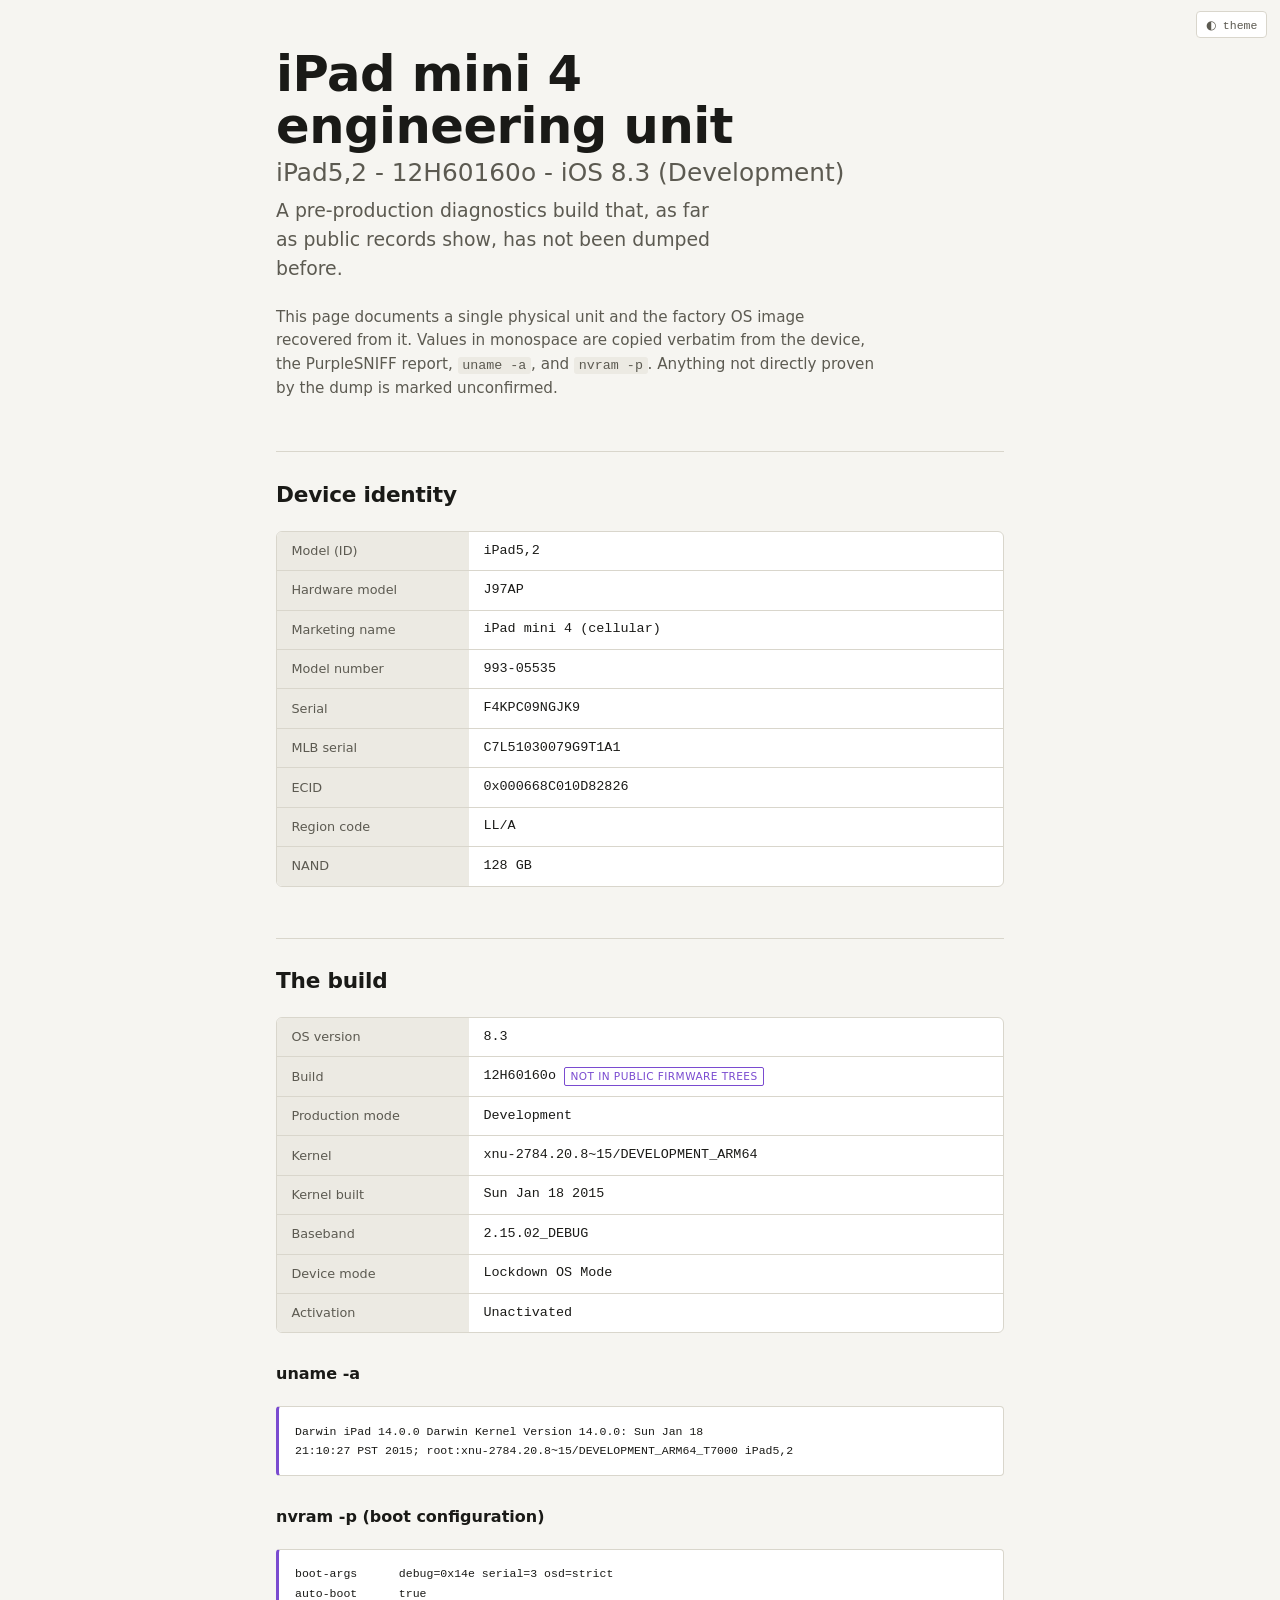
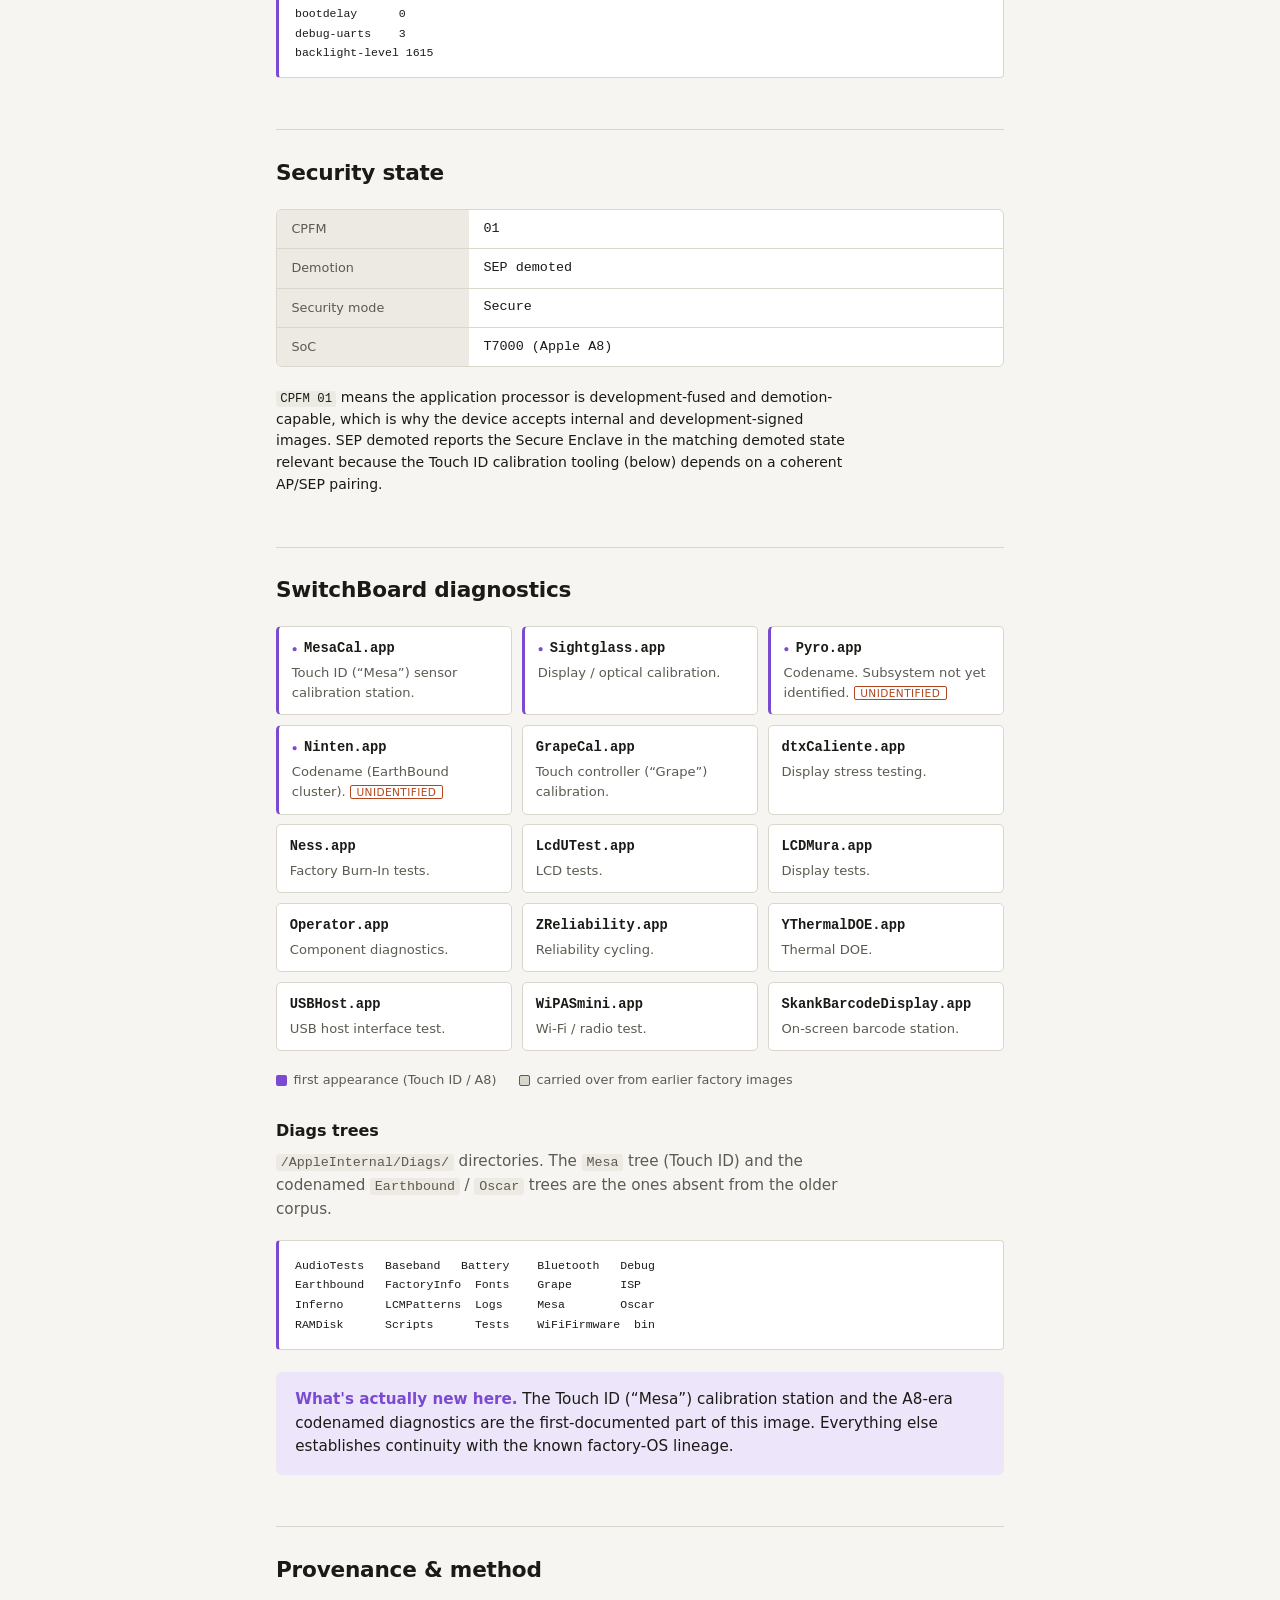
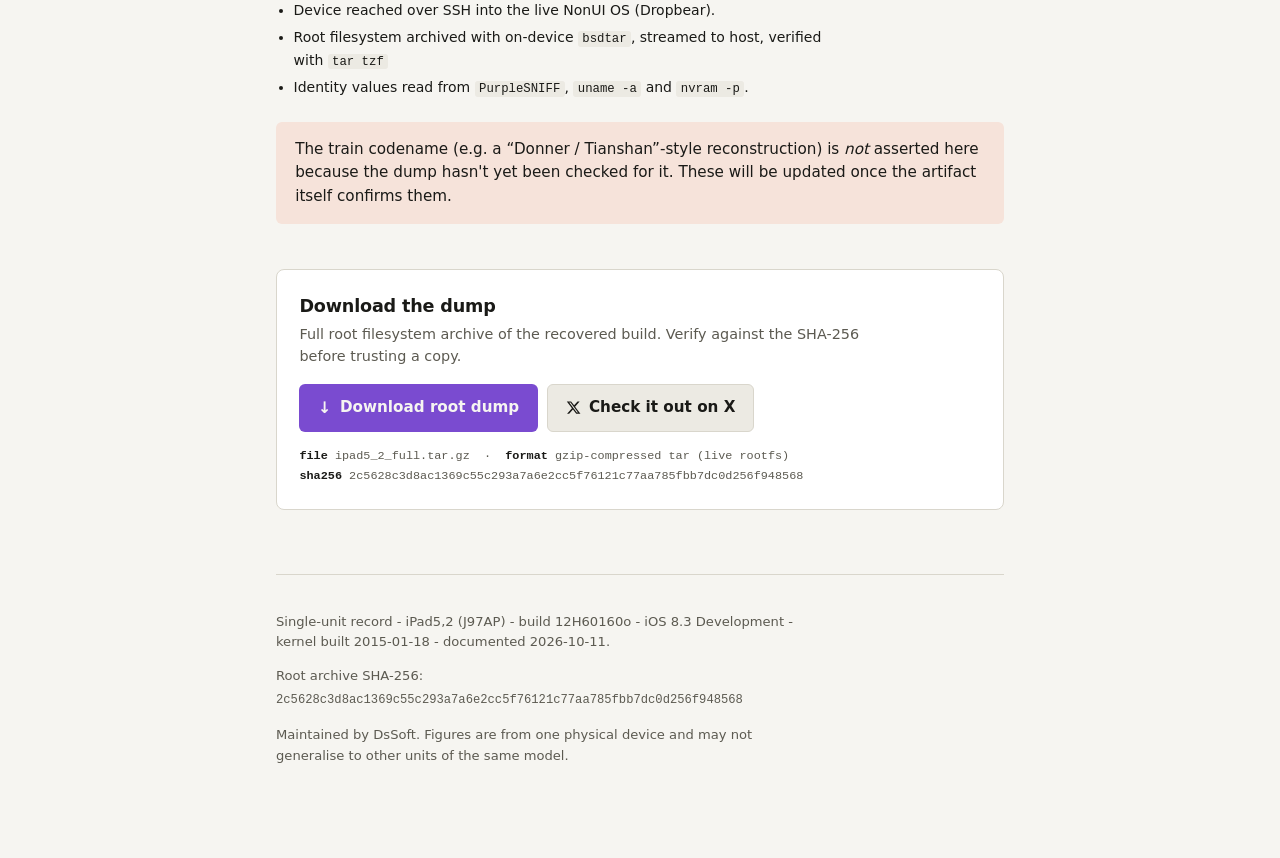
<file: protos/index.html>
<!doctype html><html><head><meta charset=utf8><meta name=viewport content="width=device-width,initial-scale=1,viewport-fit=cover"><style>:root{color-scheme:light;box-sizing:border-box;padding-top:env(safe-area-inset-top,0px);padding-bottom:env(safe-area-inset-bottom,0px)}html{scroll-padding-top:env(safe-area-inset-top,0px)}body{margin:0;padding:0;font:14px -apple-system,BlinkMacSystemFont,sans-serif;background:#fff;color:#000}img{max-width:100%}[hidden]:not([hidden=until-found i]){display:none!important}</style></head><body>
<title>iPad5,2 NonUI 12H60160o</title>
<style>
  /* Layout: single reading column, fixed-width "record" blocks for machine data,
     prose for commentary. Monospace for every verbatim artifact value. */
  :root {
    --bg: #f6f5f1;
    --surface: #ffffff;
    --surface-2: #eceae3;
    --fg: #1a1a17;
    --fg-dim: #5c5a51;
    --line: #d9d6cc;
    --accent: #7a4bd0;        /* "purple" — Apple's internal codename for pre-production builds */
    --accent-dim: #ede6fa;
    --flag: #b4471f;          /* unconfirmed / caution */
    --flag-dim: #f6e3da;
    --ok: #3a6a3a;
    --mono: "SFMono-Regular", ui-monospace, "JetBrains Mono", Menlo, Consolas, monospace;
    --sans: "Inter", -apple-system, BlinkMacSystemFont, "Segoe UI", system-ui, sans-serif;
    --serif: "Inter", -apple-system, BlinkMacSystemFont, "Segoe UI", system-ui, sans-serif;
   /* --serif: "Newsreader", Georgia, "Times New Roman", serif; */
  }
  @media (prefers-color-scheme: dark) {
    :root:not([data-theme="light"]) {
      --bg: #141310;
      --surface: #1d1c18;
      --surface-2: #26241f;
      --fg: #eceae3;
      --fg-dim: #9b988c;
      --line: #322f28;
      --accent: #b68cf0;
      --accent-dim: #2a2140;
      --flag: #e4835a;
      --flag-dim: #3a2419;
      --ok: #8fc08f;
      color-scheme: dark;
    }
  }
  :root[data-theme="dark"] {
    --bg: #141310;
    --surface: #1d1c18;
    --surface-2: #26241f;
    --fg: #eceae3;
    --fg-dim: #9b988c;
    --line: #322f28;
    --accent: #b68cf0;
    --accent-dim: #2a2140;
    --flag: #e4835a;
    --flag-dim: #3a2419;
    --ok: #8fc08f;
    color-scheme: dark;
  }

  * { box-sizing: border-box; }
  body {
    background: var(--bg);
    color: var(--fg);
    font-family: var(--sans);
    line-height: 1.55;
    -webkit-font-smoothing: antialiased;
  }
  .wrap {
    max-width: 48rem;
    margin: 0 auto;
    padding-inline: 20px;
    padding-block: 3rem 5rem;
  }

  /* ---- header ---- */
  .eyebrow {
    font-family: var(--mono);
    font-size: .72rem;
    letter-spacing: .14em;
    text-transform: uppercase;
    color: var(--accent);
    margin: 0 0 1rem;
  }
  h1 {
    font-family: var(--serif);
    font-weight: 600;
    font-size: clamp(2rem, 7vw, 3.1rem);
    line-height: 1.05;
    letter-spacing: -.01em;
    text-wrap: balance;
    margin: 0 0 .6rem;
  }
  h1 .build { font-family: var(--serif); font-weight: 500; font-size: .5em; display: block; color: var(--fg-dim); letter-spacing: 0; margin-top: .5rem; }
  .lede {
    font-family: var(--serif);
    font-size: 1.18rem;
    color: var(--fg-dim);
    max-width: 38ch;
    margin: 0 0 1.4rem;
  }
  .status-row { display: flex; flex-wrap: wrap; gap: .5rem; margin-bottom: 2.5rem; }
  .tag {
    font-family: var(--mono);
    font-size: .72rem;
    padding: .3rem .6rem;
    border-radius: 3px;
    background: var(--surface-2);
    color: var(--fg-dim);
    border: 1px solid var(--line);
  }
  .tag.live { color: var(--accent); background: var(--accent-dim); border-color: transparent; }
  .tag.unver { color: var(--flag); background: var(--flag-dim); border-color: transparent; }

  h2 {
    font-family: var(--sans);
    font-weight: 650;
    font-size: 1.35rem;
    letter-spacing: -.01em;
    margin: 3.2rem 0 .3rem;
    padding-top: 1.6rem;
    border-top: 1px solid var(--line);
  }
  h2:first-of-type { }
  h3 { font-family: var(--sans); font-weight: 600; font-size: 1rem; margin: 1.8rem 0 .4rem; }
  .section-note { color: var(--fg-dim); font-size: .95rem; margin: 0 0 1.2rem; max-width: 62ch; }
  p { max-width: 65ch; }
  a { color: var(--accent); text-underline-offset: 2px; }

  /* ---- spec record ---- */
  .record {
    background: var(--surface);
    border: 1px solid var(--line);
    border-radius: 6px;
    overflow: hidden;
    margin: 1.2rem 0;
  }
  .record dl { margin: 0; display: grid; grid-template-columns: minmax(8.5rem, 12rem) 1fr; }
  .record dt, .record dd {
    margin: 0;
    padding: .55rem .9rem;
    border-top: 1px solid var(--line);
    min-width: 0;
  }
  .record dl > dt:first-of-type, .record dl > dt:first-of-type + dd { border-top: 0; }
  .record dt {
    font-size: .8rem;
    color: var(--fg-dim);
    background: var(--surface-2);
    display: flex;
    align-items: center;
  }
  .record dd {
    font-family: var(--mono);
    font-size: .84rem;
    word-break: break-word;
    display: flex;
    align-items: center;
    gap: .5rem;
    flex-wrap: wrap;
  }
  .mini-flag {
    font-family: var(--sans);
    font-size: .66rem;
    letter-spacing: .04em;
    text-transform: uppercase;
    color: var(--flag);
    border: 1px solid currentColor;
    border-radius: 2px;
    padding: 0 .35rem;
    white-space: nowrap;
  }
  .mini-ok { color: var(--ok); }
  .mini-ok, .mini-note {
    font-family: var(--sans);
    font-size: .66rem;
    letter-spacing: .04em;
    text-transform: uppercase;
    border: 1px solid currentColor;
    border-radius: 2px;
    padding: 0 .35rem;
    white-space: nowrap;
  }
  .mini-note { color: var(--accent); }

  /* ---- code ---- */
  pre {
    background: var(--surface);
    border: 1px solid var(--line);
    border-left: 3px solid var(--accent);
    border-radius: 4px;
    padding: .9rem 1rem;
    overflow-x: auto;
    font-family: var(--mono);
    font-size: .82rem;
    line-height: 1.5;
    margin: 1.2rem 0;
  }
  code { font-family: var(--mono); font-size: .88em; background: var(--surface-2); padding: .08em .35em; border-radius: 3px; }
  pre code { background: none; padding: 0; }

  /* ---- app grid ---- */
  .apps { display: grid; grid-template-columns: repeat(auto-fill, minmax(min(100%, 14rem), 1fr)); gap: .6rem; margin: 1.2rem 0; }
  .app {
    background: var(--surface);
    border: 1px solid var(--line);
    border-radius: 5px;
    padding: .7rem .8rem;
  }
  .app .name { font-family: var(--mono); font-size: .86rem; font-weight: 600; display: flex; align-items: baseline; gap: .4rem; flex-wrap: wrap; }
  .app .what { font-size: .82rem; color: var(--fg-dim); margin-top: .2rem; }
  .app.new { border-left: 3px solid var(--accent); }
  .dot { font-size: .6rem; }
  .dot.n { color: var(--accent); }

  .legend { display: flex; flex-wrap: wrap; gap: 1rem 1.4rem; font-size: .8rem; color: var(--fg-dim); margin: .6rem 0 0; }
  .legend span { display: inline-flex; align-items: center; gap: .4rem; }
  .swatch { width: .7rem; height: .7rem; border-radius: 2px; display: inline-block; }
  .swatch.acc { background: var(--accent); }
  .swatch.car { background: var(--line); border: 1px solid var(--fg-dim); }

  .callout {
    background: var(--accent-dim);
    border-radius: 6px;
    padding: 1rem 1.2rem;
    margin: 1.4rem 0;
    font-size: .95rem;
  }
  .callout strong { color: var(--accent); }
  .callout.warn { background: var(--flag-dim); }
  .callout.warn strong { color: var(--flag); }

  ul.clean { padding-left: 1.1rem; max-width: 65ch; }
  ul.clean li { margin: .35rem 0; }

  /* ---- download ---- */
  .dl {
    margin: 2.8rem 0 0;
    padding: 1.4rem;
    background: var(--surface);
    border: 1px solid var(--line);
    border-radius: 8px;
  }
  .dl h2 { margin: 0 0 .2rem; padding: 0; border: 0; font-size: 1.1rem; }
  .dl p { color: var(--fg-dim); font-size: .9rem; margin: 0 0 1rem; }
  .dl-btn {
    display: inline-flex;
    align-items: center;
    gap: .55rem;
    background: var(--accent);
    color: var(--bg);
    font-family: var(--sans);
    font-weight: 650;
    font-size: .95rem;
    padding: .7rem 1.15rem;
    border-radius: 6px;
    text-decoration: none;
    border: 0;
  }
  .dl-btn:hover { filter: brightness(1.05); }
  .dl-btn .arr { font-size: 1.05em; line-height: 1; }
  .dl-meta {
    font-family: var(--mono);
    font-size: .74rem;
    color: var(--fg-dim);
    margin-top: .9rem;
    line-height: 1.7;
    word-break: break-all;
  }
  .dl-meta b { color: var(--fg); font-weight: 600; }
  .dl-actions { display: flex; flex-wrap: wrap; gap: .6rem; }
  .x-btn {
    display: inline-flex;
    align-items: center;
    gap: .5rem;
    background: var(--surface-2);
    color: var(--fg);
    font-family: var(--sans);
    font-weight: 600;
    font-size: .95rem;
    padding: .7rem 1.1rem;
    border-radius: 6px;
    text-decoration: none;
    border: 1px solid var(--line);
  }
  .x-btn:hover { border-color: var(--fg-dim); }
  .x-btn svg { width: 1em; height: 1em; fill: currentColor; }

  footer {
    margin-top: 4rem;
    padding-top: 1.5rem;
    border-top: 1px solid var(--line);
    font-size: .82rem;
    color: var(--fg-dim);
  }
  footer .hash { font-family: var(--mono); font-size: .76rem; word-break: break-all; display: inline-block; margin-top: .3rem; }

  .toggle {
    position: fixed;
    top: env(safe-area-inset-top, 0px);
    right: 0;
    margin: .7rem .8rem;
    font-family: var(--mono);
    font-size: .72rem;
    background: var(--surface);
    color: var(--fg-dim);
    border: 1px solid var(--line);
    border-radius: 4px;
    padding: .35rem .55rem;
    cursor: pointer;
    z-index: 10;
  }
  @media (prefers-reduced-motion: no-preference) {
    .app, .tag { transition: border-color .15s ease; }
  }
</style>

<button class="toggle" id="themeBtn" aria-label="Toggle colour theme">◐ theme</button>

<div class="wrap">

  <h1>iPad mini 4 engineering unit
    <span class="build">iPad5,2 - 12H60160o - iOS 8.3 (Development)</span>
  </h1>
  <p class="lede">A pre-production diagnostics build that, as far as public records show, has not been dumped before.</p>

  <p class="section-note">
    This page documents a single physical unit and the factory OS image recovered from it. Values in
    monospace are copied verbatim from the device, the PurpleSNIFF report, <code>uname&nbsp;-a</code>,
    and <code>nvram&nbsp;-p</code>. Anything not directly proven by the dump is marked
    unconfirmed.
  </p>

  <!-- ============ IDENTITY ============ -->
  <h2>Device identity</h2>
  <div class="record">
    <dl>
      <dt>Model (ID)</dt><dd>iPad5,2</dd>
      <dt>Hardware model</dt><dd>J97AP</dd>
      <dt>Marketing name</dt><dd>iPad mini 4 (cellular)</dd>
      <dt>Model number</dt><dd>993-05535</dd>
      <dt>Serial</dt><dd>F4KPC09NGJK9</dd>
      <dt>MLB serial</dt><dd>C7L51030079G9T1A1</dd>
      <dt>ECID</dt><dd>0x000668C010D82826</dd>
      <dt>Region code</dt><dd>LL/A</dd>
      <dt>NAND</dt><dd>128 GB</dd>
    </dl>
  </div>

  <!-- ============ BUILD ============ -->
  <h2>The build</h2>
  <div class="record">
    <dl>
      <dt>OS version</dt><dd>8.3</dd>
      <dt>Build</dt><dd>12H60160o <span class="mini-note">not in public firmware trees</span></dd>
      <dt>Production mode</dt><dd>Development</dd>
      <dt>Kernel</dt><dd>xnu-2784.20.8~15/DEVELOPMENT_ARM64</dd>
      <dt>Kernel built</dt><dd>Sun Jan 18 2015</dd>
      <dt>Baseband</dt><dd>2.15.02_DEBUG</dd>
      <dt>Device mode</dt><dd>Lockdown OS Mode</dd>
      <dt>Activation</dt><dd>Unactivated</dd>
    </dl>
  </div>

  <h3>uname -a</h3>
  <pre><code>Darwin iPad 14.0.0 Darwin Kernel Version 14.0.0: Sun Jan 18
21:10:27 PST 2015; root:xnu-2784.20.8~15/DEVELOPMENT_ARM64_T7000 iPad5,2</code></pre>

  <h3>nvram -p (boot configuration)</h3>
  <pre><code>boot-args      debug=0x14e serial=3 osd=strict
auto-boot      true
bootdelay      0
debug-uarts    3
backlight-level 1615</code></pre>

  <!-- ============ SECURITY STATE ============ -->
  <h2>Security state</h2>
  <div class="record">
    <dl>
      <dt>CPFM</dt><dd>01</dd>
      <dt>Demotion</dt><dd>SEP demoted</dd>
      <dt>Security mode</dt><dd>Secure</dd>
      <dt>SoC</dt><dd>T7000 (Apple A8)</dd>
    </dl>
  </div>
  <p>
    <code>CPFM 01</code> means the application processor is development-fused and demotion-capable,
    which is why the device accepts internal and development-signed images. SEP demoted
    reports the Secure Enclave in the matching demoted state relevant because the Touch ID
    calibration tooling (below) depends on a coherent AP/SEP pairing.
  </p>

  <!-- ============ SWITCHBOARD ============ -->
  <h2>SwitchBoard diagnostics</h2>

  <div class="apps">
    <div class="app new"><div class="name"><span class="dot n">●</span> MesaCal.app</div><div class="what">Touch ID (“Mesa”) sensor calibration station.</div></div>
    <div class="app new"><div class="name"><span class="dot n">●</span> Sightglass.app</div><div class="what">Display / optical calibration.</div></div>
    <div class="app new"><div class="name"><span class="dot n">●</span> Pyro.app</div><div class="what">Codename. Subsystem not yet identified. <span class="mini-flag">unidentified</span></div></div>
    <div class="app new"><div class="name"><span class="dot n">●</span> Ninten.app</div><div class="what">Codename (EarthBound cluster). <span class="mini-flag">unidentified</span></div></div>
    <div class="app"><div class="name">GrapeCal.app</div><div class="what">Touch controller (“Grape”) calibration.</div></div>
    <div class="app"><div class="name">dtxCaliente.app</div><div class="what">Display stress testing.</div></div>
    <div class="app"><div class="name">Ness.app</div><div class="what">Factory Burn-In tests.</div></div>
    <div class="app"><div class="name">LcdUTest.app</div><div class="what">LCD tests.</div></div>
    <div class="app"><div class="name">LCDMura.app</div><div class="what">Display tests.</div></div>
    <div class="app"><div class="name">Operator.app</div><div class="what">Component diagnostics.</div></div>
    <div class="app"><div class="name">ZReliability.app</div><div class="what">Reliability cycling.</div></div>
    <div class="app"><div class="name">YThermalDOE.app</div><div class="what">Thermal DOE.</div></div>
    <div class="app"><div class="name">USBHost.app</div><div class="what">USB host interface test.</div></div>
    <div class="app"><div class="name">WiPASmini.app</div><div class="what">Wi-Fi / radio test.</div></div>
    <div class="app"><div class="name">SkankBarcodeDisplay.app</div><div class="what">On-screen barcode station.</div></div>
  </div>
  <div class="legend">
    <span><span class="swatch acc"></span> first appearance (Touch ID / A8)</span>
    <span><span class="swatch car"></span> carried over from earlier factory images</span>
  </div>

  <h3>Diags trees</h3>
  <p class="section-note">
    <code>/AppleInternal/Diags/</code> directories. The <code>Mesa</code> tree (Touch ID) and the
    codenamed <code>Earthbound</code> / <code>Oscar</code> trees are the ones absent from the older corpus.
  </p>
  <pre><code>AudioTests   Baseband   Battery    Bluetooth   Debug
Earthbound   FactoryInfo  Fonts    Grape       ISP
Inferno      LCMPatterns  Logs     Mesa        Oscar
RAMDisk      Scripts      Tests    WiFiFirmware  bin</code></pre>

  <div class="callout">
    <strong>What's actually new here.</strong> The Touch ID (“Mesa”) calibration station and the
    A8-era codenamed diagnostics are the first-documented part of this image. Everything else
    establishes continuity with the known factory-OS lineage.
  </div>

  <!-- ============ PROVENANCE ============ -->
  <h2>Provenance &amp; method</h2>
  <ul class="clean">
    <li>Device reached over SSH into the live NonUI OS (Dropbear).</li>
    <li>Root filesystem archived with on-device <code>bsdtar</code>, streamed to host, verified with <code>tar&nbsp;tzf</code></li>
    <li>Identity values read from <code>PurpleSNIFF</code>, <code>uname&nbsp;-a</code> and <code>nvram&nbsp;-p</code>.</li>
  </ul>

  <div class="callout warn">
    The train codename (e.g. a “Donner / Tianshan”-style
    reconstruction) is <em>not</em> asserted here because the dump hasn't yet been checked for it.
    These will be updated once the artifact itself confirms them.
  </div>

  <!-- ============ DOWNLOAD ============ -->
  <div class="dl">
    <h2>Download the dump</h2>
    <p>Full root filesystem archive of the recovered build. Verify against the SHA-256 before trusting a copy.</p>
    <div class="dl-actions">
      <a class="dl-btn" id="dlBtn" href="https://applintrnl.app/dumps/iOS/8.x/8.4_12H60160o_NonUI_J96AP_DVT">
        <span class="arr">↓</span> Download root dump
      </a>
      <a class="x-btn" id="xBtn" href="https://x.com/dssoftx/status/2109094589676273672?s=20">
        <svg viewBox="0 0 24 24" aria-hidden="true"><path d="M18.244 2.25h3.308l-7.227 8.26 8.502 11.24h-6.657l-5.214-6.817L4.99 21.75H1.68l7.73-8.835L1.254 2.25H8.08l4.713 6.231 5.45-6.231Zm-1.161 17.52h1.833L7.084 4.126H5.117L17.083 19.77Z"/></svg>
        Check it out on X
      </a>
    </div>
    <div class="dl-meta">
      <b>file</b> ipad5_2_full.tar.gz &nbsp;·&nbsp; <b>format</b> gzip-compressed tar (live rootfs)<br>
      <b>sha256</b> 2c5628c3d8ac1369c55c293a7a6e2cc5f76121c77aa785fbb7dc0d256f948568
    </div>
  </div>

  <footer>
    <p>Single-unit record - iPad5,2 (J97AP) - build 12H60160o - iOS 8.3 Development - kernel built 2015-01-18 - documented 2026-10-11.</p>
    <p>Root archive SHA-256:<br><span class="hash">2c5628c3d8ac1369c55c293a7a6e2cc5f76121c77aa785fbb7dc0d256f948568</span></p>
    <p style="margin-top:1rem">Maintained by DsSoft. Figures are from one physical device and may not generalise to other units of the same model.</p>
  </footer>

</div>

<script>
  (function () {
    var btn = document.getElementById('themeBtn');
    var root = document.documentElement;
    function current() {
      var set = root.getAttribute('data-theme');
      if (set) return set;
      return window.matchMedia && window.matchMedia('(prefers-color-scheme: dark)').matches ? 'dark' : 'light';
    }
    btn.addEventListener('click', function () {
      var next = current() === 'dark' ? 'light' : 'dark';
      root.setAttribute('data-theme', next);
      try { localStorage.setItem('ipad52-theme', next); } catch (e) {}
    });
    try {
      var saved = localStorage.getItem('ipad52-theme');
      if (saved) root.setAttribute('data-theme', saved);
    } catch (e) {}
  })();
</script>

</body></html>
</file>
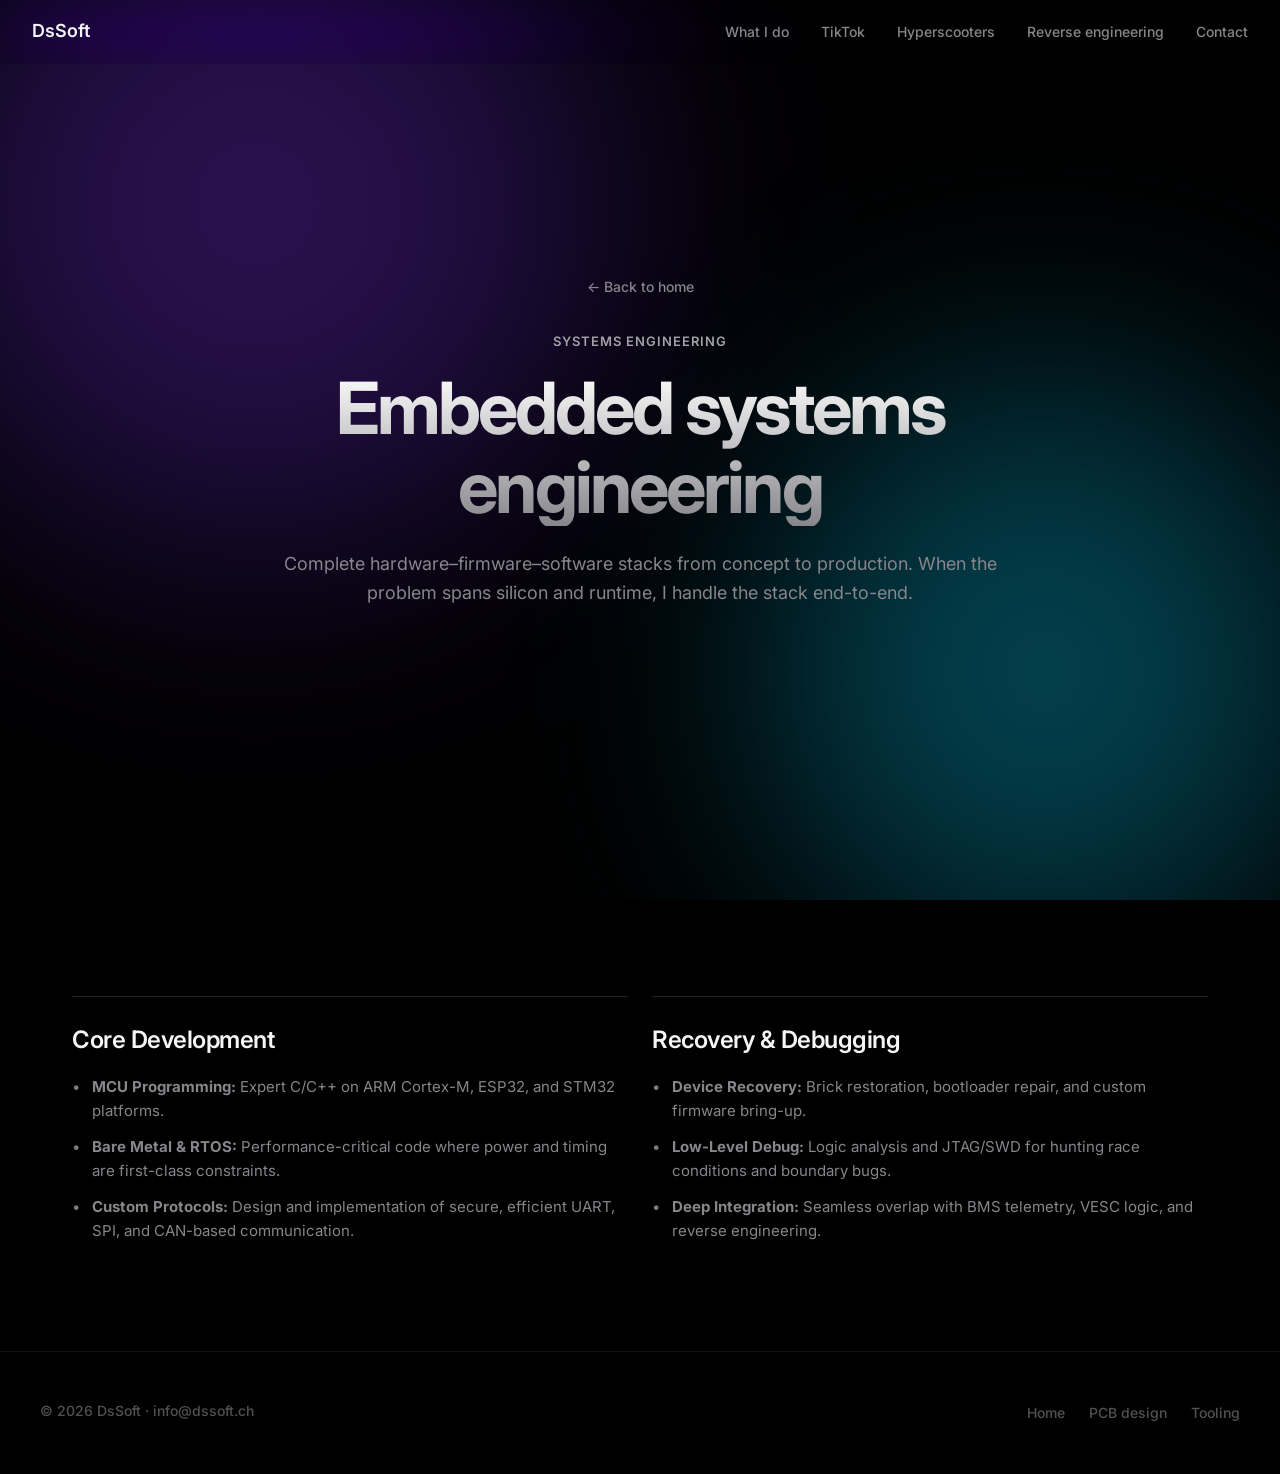
<file: embedded-systems.html>
<!DOCTYPE html>
<html lang="en">

<head>
  <meta charset="UTF-8">
  <meta name="viewport" content="width=device-width, initial-scale=1.0">
  <title>Embedded Systems — DsSoft</title>
  <meta name="description" content="Complete hardware–firmware–software stacks from concept to production. STM32 MCU programming, custom protocol design, bootloader development, and low-level debugging.">
  <link rel="canonical" href="https://www.dssoft.ch/embedded-systems.html">
  <meta property="og:site_name" content="DsSoft">
  <meta property="og:title" content="Embedded Systems — DsSoft">
  <meta property="og:description" content="Complete hardware–firmware–software stacks from concept to production. STM32 MCU programming, custom protocol design, and bootloader development.">
  <meta property="og:type" content="website">
  <meta property="og:url" content="https://www.dssoft.ch/embedded-systems.html">
  <meta property="og:image" content="https://www.dssoft.ch/assets/images/rawdev.jpg">
  <meta name="twitter:card" content="summary_large_image">
  <meta name="twitter:title" content="Embedded Systems — DsSoft">
  <meta name="twitter:description" content="Complete hardware–firmware–software stacks from concept to production. STM32 MCU programming, custom protocol design, and bootloader development.">
  <meta name="twitter:image" content="https://www.dssoft.ch/assets/images/rawdev.jpg">
  <link rel="preconnect" href="https://fonts.googleapis.com">
  <link rel="preconnect" href="https://fonts.gstatic.com" crossorigin>
  <link href="https://fonts.googleapis.com/css2?family=Inter:wght@400;500;600;700&display=swap" rel="stylesheet">
  <style>
    /* ============================================
       DSSoft — Ultra-Premium Liquid Glass Edition
       ============================================ */
    :root {
      --bg-deep: #000000;
      --bg-elevated: #111111;
      --bg-glass: rgba(20, 20, 22, 0.4);
      --bg-glass-hover: rgba(30, 30, 34, 0.5);

      --border-subtle: rgba(255, 255, 255, 0.08);
      --border-strong: rgba(255, 255, 255, 0.16);
      --glass-edge: inset 0 1px 1px rgba(255, 255, 255, 0.15);

      --text-primary: #F5F5F7;
      --text-secondary: #86868B;
      --text-muted: #515154;

      --ease-out-expo: cubic-bezier(0.16, 1, 0.3, 1);
      --ease-in-out: cubic-bezier(0.65, 0, 0.35, 1);
      --duration-fast: 250ms;
      --duration-normal: 400ms;
      --duration-slow: 700ms;

      --space-xs: 0.25rem;
      --space-sm: 0.5rem;
      --space-md: 1rem;
      --space-lg: 1.5rem;
      --space-xl: 2rem;
      --space-2xl: 3rem;
      --space-3xl: 4rem;
      --space-4xl: 6rem;
      --space-5xl: 8rem;
    }

    *,
    *::before,
    *::after {
      box-sizing: border-box;
      margin: 0;
      padding: 0;
    }

    html {
      scroll-behavior: smooth;
      overflow-x: hidden;
      background: var(--bg-deep);
    }

    body {
      font-family: 'Inter', -apple-system, BlinkMacSystemFont, 'Segoe UI', sans-serif;
      background: var(--bg-deep);
      color: var(--text-primary);
      line-height: 1.6;
      -webkit-font-smoothing: antialiased;
    }

    /* Typography */
    h1 {
      font-size: clamp(2.5rem, 6vw + 1rem, 4.5rem);
      font-weight: 700;
      letter-spacing: -0.04em;
      line-height: 1.1;
    }

    h2 {
      font-size: clamp(1.75rem, 4vw + 0.5rem, 3rem);
      font-weight: 600;
      letter-spacing: -0.03em;
    }

    h3 {
      font-size: clamp(1.25rem, 2vw + 0.25rem, 1.5rem);
      font-weight: 600;
      letter-spacing: -0.02em;
    }

    p {
      font-size: clamp(1rem, 1.2vw + 0.5rem, 1.125rem);
      color: var(--text-secondary);
    }

    a {
      color: inherit;
      text-decoration: none;
    }

    .text-gradient {
      background: linear-gradient(180deg, #FFFFFF 0%, #86868B 100%);
      -webkit-background-clip: text;
      -webkit-text-fill-color: transparent;
      background-clip: text;
    }

    /* Navbar */
    .navbar {
      position: fixed;
      top: 0;
      left: 0;
      right: 0;
      z-index: 1000;
      padding: var(--space-md) var(--space-xl);
      display: flex;
      align-items: center;
      justify-content: space-between;
      min-height: 64px;
      background: rgba(0, 0, 0, 0.2);
      backdrop-filter: saturate(180%) blur(20px);
      -webkit-backdrop-filter: saturate(180%) blur(20px);
      /* Add this line to prevent the flash */
      border-bottom: 1px solid transparent;
      transition: all var(--duration-normal) var(--ease-out-expo);
    }

    .navbar.is-solid {
      background: rgba(10, 10, 12, 0.65);
      border-bottom: 1px solid var(--border-subtle);
      /* Optional: matching the subtle shadow from the battery page */
      box-shadow: 0 4px 30px rgba(0, 0, 0, 0.5);
    }

    .navbar__brand {
      font-weight: 600;
      font-size: 1.125rem;
    }

    .navbar__links {
      display: flex;
      gap: var(--space-xl);
      list-style: none;
    }

    .navbar__links a {
      font-size: 0.875rem;
      font-weight: 500;
      color: var(--text-secondary);
      transition: color var(--duration-fast);
    }

    .navbar__links a:hover {
      color: var(--text-primary);
    }

    .back-link {
      display: inline-flex;
      align-items: center;
      gap: 8px;
      margin-bottom: var(--space-xl);
      font-size: 0.875rem;
      font-weight: 500;
      color: var(--text-secondary);
      transition: color var(--duration-fast);
      opacity: 0;
      animation: fade-up 1s var(--ease-out-expo) 0.1s forwards;
    }

    .back-link:hover {
      color: var(--text-primary);
    }

    /* Hero — Cyan / Violet Theme */
    .hero {
      min-height: 100vh;
      display: flex;
      align-items: center;
      justify-content: center;
      position: relative;
      padding: var(--space-5xl) var(--space-xl) var(--space-4xl);
      overflow: hidden;
    }

    .hero__bg {
      position: absolute;
      inset: 0;
      pointer-events: none;
      z-index: 0;
    }

    .hero__orb {
      position: absolute;
      border-radius: 50%;
      filter: blur(120px);
      opacity: 0.4;
      animation: orb-float 20s var(--ease-in-out) infinite alternate;
    }

    .hero__orb--1 {
      width: 60vw;
      height: 60vw;
      max-width: 800px;
      background: radial-gradient(circle, #7C3AED, #4C1D95, #1E1B4B);
      top: -20%;
      left: -10%;
    }

    .hero__orb--2 {
      width: 50vw;
      height: 50vw;
      max-width: 600px;
      background: radial-gradient(circle, #06B6D4, #0891B2, #000000);
      bottom: -10%;
      right: -5%;
      animation-delay: -5s;
    }

    @keyframes orb-float {
      0% {
        transform: translate(0, 0) scale(1);
      }

      100% {
        transform: translate(5%, -5%) scale(1.1);
      }
    }

    .hero__content {
      position: relative;
      z-index: 2;
      text-align: center;
      max-width: 900px;
      margin: 0 auto;
    }

    .hero__badge {
      display: inline-flex;
      align-items: center;
      gap: var(--space-sm);
      padding: 6px 16px;
      margin-bottom: var(--space-xl);
      background: rgba(255, 255, 255, 0.03);
      backdrop-filter: blur(30px);
      border: 1px solid var(--border-subtle);
      border-radius: 999px;
      font-size: 0.8125rem;
      font-weight: 500;
      color: #D1D1D6;
      opacity: 0;
      animation: fade-up 1s var(--ease-out-expo) 0.2s forwards;
    }

    .hero__headline {
      margin-bottom: var(--space-lg);
      opacity: 0;
      animation: fade-up 1s var(--ease-out-expo) 0.3s forwards;
    }

    .hero__subtitle {
      max-width: 750px;
      margin: 0 auto var(--space-2xl);
      opacity: 0;
      animation: fade-up 1s var(--ease-out-expo) 0.4s forwards;
    }

    .hero__glass {
      position: absolute;
      background: var(--bg-glass);
      backdrop-filter: blur(40px);
      border: 1px solid var(--border-subtle);
      box-shadow: 0 30px 60px rgba(0, 0, 0, 0.6), var(--glass-edge);
      border-radius: 20px;
      padding: var(--space-lg) var(--space-xl);
      font-size: 0.875rem;
      font-weight: 500;
      color: var(--text-primary);
      opacity: 0;
      animation: fade-up 1.2s var(--ease-out-expo) 0.8s forwards;
      z-index: 1;
    }

    .hero__glass--1 {
      top: 30%;
      left: 8%;
      transform: rotate(-3deg);
    }

    .hero__glass--2 {
      bottom: 25%;
      right: 10%;
      transform: rotate(3deg);
    }

    @keyframes fade-up {
      from {
        opacity: 0;
        transform: translateY(30px);
      }

      to {
        opacity: 1;
        transform: translateY(0);
      }
    }

    /* Sections */
    .section {
      padding: var(--space-4xl) var(--space-xl);
      max-width: 1200px;
      margin: 0 auto;
      position: relative;
      z-index: 2;
    }

    .capabilities__grid {
      display: grid;
      grid-template-columns: repeat(auto-fit, minmax(350px, 1fr));
      gap: var(--space-lg);
    }

    .capability-card {
      display: flex;
      flex-direction: column;
      background: var(--bg-glass);
      backdrop-filter: blur(40px);
      border: 1px solid var(--border-subtle);
      box-shadow: 0 10px 30px rgba(0, 0, 0, 0.3), var(--glass-edge);
      border-radius: 24px;
      padding: var(--space-2xl);
      transition: all var(--duration-normal) var(--ease-out-expo);
      position: relative;
      overflow: hidden;
    }

    .capability-card:hover {
      transform: translateY(-8px);
      border-color: var(--border-strong);
      background: var(--bg-glass-hover);
    }

    .capability-card__icon {
      width: 56px;
      height: 56px;
      display: flex;
      align-items: center;
      justify-content: center;
      background: rgba(255, 255, 255, 0.05);
      border: 1px solid var(--border-subtle);
      border-radius: 16px;
      margin-bottom: var(--space-xl);
      font-size: 1.5rem;
    }

    .capability-list {
      list-style: none;
      margin-top: var(--space-md);
    }

    .capability-list li {
      position: relative;
      padding-left: 20px;
      font-size: 0.9375rem;
      color: var(--text-secondary);
      margin-bottom: 12px;
    }

    .capability-list li::before {
      content: '•';
      position: absolute;
      left: 0;
      color: var(--text-primary);
      opacity: 0.5;
    }

    .cta-panel {
      max-width: 900px;
      margin: 0 auto;
      padding: var(--space-4xl) var(--space-2xl);
      background: linear-gradient(180deg, rgba(20, 20, 22, 0.8) 0%, rgba(10, 10, 12, 0.9) 100%);
      backdrop-filter: blur(40px);
      border: 1px solid var(--border-subtle);
      border-radius: 32px;
      text-align: center;
      position: relative;
      overflow: hidden;
      box-shadow: 0 40px 80px rgba(0, 0, 0, 0.5), var(--glass-edge);
    }

    .reveal {
      opacity: 0;
      transform: translateY(40px);
      transition: all 0.8s var(--ease-out-expo);
    }

    .reveal.is-visible {
      opacity: 1;
      transform: translateY(0);
    }

    .footer {
      padding: var(--space-2xl) var(--space-xl);
      border-top: 1px solid var(--border-subtle);
      background: var(--bg-deep);
    }

    .footer__inner {
      max-width: 1200px;
      margin: 0 auto;
      display: flex;
      flex-wrap: wrap;
      justify-content: space-between;
      gap: var(--space-md);
    }

    .footer__copy,
    .footer__links a {
      font-size: 0.875rem;
      color: var(--text-muted);
      font-weight: 500;
    }

    .footer__links {
      display: flex;
      gap: var(--space-lg);
      list-style: none;
    }

    .footer__links a:hover {
      color: var(--text-primary);
    }

    .aero-gallery {
      margin-top: var(--space-3xl);
      background: rgba(255, 255, 255, 0.02);
      backdrop-filter: blur(40px) saturate(200%);
      -webkit-backdrop-filter: blur(40px) saturate(200%);
      border: 1px solid rgba(255, 255, 255, 0.1);
      border-top: 1px solid rgba(255, 255, 255, 0.2);
      box-shadow: 0 40px 80px rgba(0, 0, 0, 0.6), inset 0 1px 0 rgba(255, 255, 255, 0.1);
      border-radius: 32px;
      padding: var(--space-2xl);
    }

    .aero-gallery__header {
      text-align: center;
      margin-bottom: var(--space-2xl);
    }

    .aero-gallery__grid {
      display: grid;
      /* FIX: Use 100% as the max width to prevent overflow on tiny screens */
      grid-template-columns: repeat(auto-fit, minmax(min(100%, 280px), 1fr));
      gap: var(--space-md);
      width: 100%;
    }

    .aero-gallery__item {
      position: relative;
      border-radius: 16px;
      overflow: hidden;
      /* FIX: Re-enable aspect-ratio. 
     Without it, a container with height: 100% and no content will collapse to 0px height. */
      aspect-ratio: 3 / 2;
      border: 1px solid rgba(255, 255, 255, 0.05);
      background: rgba(0, 0, 0, 0.3);
      width: 100%;
      /* Ensures it stays within the grid cell */
      cursor: zoom-in;
    }

    .aero-gallery__item img {
      width: 100%;
      height: 100%;
      object-fit: cover;
      display: block;
      /* Removes any weird baseline spacing */
      transition: transform var(--duration-slow) var(--ease-out-expo);
      opacity: 0.8;
    }

    .aero-gallery__item:hover img {
      transform: scale(1.05);
      opacity: 1;
    }

    /* Caption styling */
    .aero-gallery__caption {
      padding: var(--space-sm) var(--space-md);
      font-size: 0.8rem;
      color: var(--text-secondary);
      background: rgba(0, 0, 0, 0.5);
      backdrop-filter: blur(5px);
      position: absolute;
      bottom: 0;
      left: 0;
      right: 0;
      border-top: 1px solid var(--border-subtle);
    }

    /* Lightbox Background */
    .lightbox {
      position: fixed;
      inset: 0;
      background: rgba(0, 0, 0, 0.9);
      backdrop-filter: blur(15px);
      display: flex;
      align-items: center;
      justify-content: center;
      z-index: 2000;
      opacity: 0;
      pointer-events: none;
      transition: opacity 0.4s var(--ease-out-expo);
      padding: var(--space-xl);
    }

    .lightbox.active {
      opacity: 1;
      pointer-events: auto;
    }

    /* Lightbox Image */
    .lightbox img {
      max-width: 95%;
      max-height: 90vh;
      border-radius: 12px;
      box-shadow: 0 0 50px rgba(0, 0, 0, 0.5);
      transform: scale(0.9);
      transition: transform 0.4s var(--ease-out-expo);
    }

    .lightbox.active img {
      transform: scale(1);
    }

    /* Hamburger Logic */
    .menu-toggle {
      display: none;
      background: none;
      border: none;
      cursor: pointer;
      padding: 10px;
      z-index: 1200;
      position: relative;
    }

    .hamburger {
      display: block;
      width: 24px;
      height: 2px;
      background: var(--text-primary);
      position: relative;
      transition: background 0.3s;
    }

    .hamburger::before,
    .hamburger::after {
      content: '';
      position: absolute;
      width: 24px;
      height: 2px;
      background: var(--text-primary);
      transition: all 0.3s;
    }

    .hamburger::before {
      top: -8px;
    }

    .hamburger::after {
      bottom: -8px;
    }

    /* Animation to 'X' */
    .menu-toggle.is-active .hamburger {
      background: transparent;
    }

    .menu-toggle.is-active .hamburger::before {
      transform: rotate(45deg);
      top: 0;
    }

    .menu-toggle.is-active .hamburger::after {
      transform: rotate(-45deg);
      bottom: 0;
    }

    /* Mobile Menu Responsive Overlay */
    @media (max-width: 768px) {
      .menu-toggle {
        display: block;
      }

      .navbar__links {
        position: fixed;
        top: 0;
        right: -100%;
        /* Hidden off-screen */
        width: 100%;
        height: 100vh;
        background: rgba(0, 0, 0, 0.98);
        backdrop-filter: blur(40px);
        -webkit-backdrop-filter: blur(40px);
        flex-direction: column;
        align-items: center;
        justify-content: center;
        gap: var(--space-3xl);
        transition: right 0.5s var(--ease-out-expo);
        z-index: 1050;
      }

      .navbar__links.is-open {
        right: 0;
      }

      /* Slide in */
      .navbar__links a {
        font-size: 1.5rem;
        color: var(--text-primary);
      }
    }

    @media (max-width: 1024px) {
      .hero__glass {
        display: none;
      }
    }

    @media (max-width: 768px) {
      .capabilities__grid {
        grid-template-columns: 1fr;
      }
    }
  </style>
  <link rel="stylesheet" href="assets/css/boxless.css">
</head>

<body>
  <header class="navbar" id="navbar">
    <a href="index.html" class="navbar__brand">DsSoft</a>
    <nav class="navbar__nav">
      <button class="menu-toggle" id="menu-toggle" aria-label="Toggle Menu">
        <span class="hamburger"></span>
      </button>
      <ul class="navbar__links" id="navbar-links">
        <li><a href="index.html#capabilities">What I do</a></li>
        <li><a href="index.html#tiktok">TikTok</a></li>
        <li><a href="hyperscooters.html">Hyperscooters</a></li>
        <li><a href="reverse-engineering.html">Reverse engineering</a></li>
        <li><a href="mailto:info@dssoft.ch">Contact</a></li>
      </ul>
    </nav>
  </header>

  <main>
    <section class="hero">
      <div class="hero__bg">
        <div class="hero__orb hero__orb--1"></div>
        <div class="hero__orb hero__orb--2"></div>
      </div>
      <div class="hero__content">
        <a href="index.html" class="back-link">&larr; Back to home</a>
        <div class="hero__badge">Systems Engineering</div>
        <h1 class="hero__headline text-gradient">Embedded systems engineering</h1>
        <p class="hero__subtitle">Complete hardware–firmware–software stacks from concept to production. When the
          problem spans silicon and runtime, I handle the stack end-to-end.</p>
      </div>
    </section>

    <section id="capabilities" class="section">
      <div class="capabilities__grid">
        <div class="capability-card reveal">
          <div class="capability-card__icon">📟</div>
          <h3 class="capability-card__title">Core Development</h3>
          <ul class="capability-list">
            <li><strong>MCU Programming:</strong> Expert C/C++ on ARM Cortex-M, ESP32, and STM32 platforms.</li>
            <li><strong>Bare Metal & RTOS:</strong> Performance-critical code where power and timing are first-class
              constraints.</li>
            <li><strong>Custom Protocols:</strong> Design and implementation of secure, efficient UART, SPI, and
              CAN-based communication.</li>
          </ul>
        </div>

        <div class="capability-card reveal">
          <div class="capability-card__icon">🛠️</div>
          <h3 class="capability-card__title">Recovery & Debugging</h3>
          <ul class="capability-list">
            <li><strong>Device Recovery:</strong> Brick restoration, bootloader repair, and custom firmware bring-up.
            </li>
            <li><strong>Low-Level Debug:</strong> Logic analysis and JTAG/SWD for hunting race conditions and boundary
              bugs.</li>
            <li><strong>Deep Integration:</strong> Seamless overlap with BMS telemetry, VESC logic, and reverse
              engineering.</li>
          </ul>
        </div>
      </div>
    </section>

  </main>

  <footer class="footer">
    <div class="footer__inner">
      <p class="footer__copy">© 2026 DsSoft · <a href="mailto:info@dssoft.ch">info@dssoft.ch</a></p>
      <ul class="footer__links">
        <li><a href="index.html">Home</a></li>
        <li><a href="pcb-design.html">PCB design</a></li>
        <li><a href="reverse-engineering.html#tooling">Tooling</a></li>
      </ul>
    </div>
  </footer>

  <script>
    const navbar = document.getElementById('navbar');
    const menuToggle = document.getElementById('menu-toggle');
    const navbarLinks = document.getElementById('navbar-links');

    // Sticky Nav
    window.addEventListener('scroll', () => {
      navbar.classList.toggle('is-solid', window.scrollY > 60);
    });

    // Hamburger Menu Toggle
    menuToggle.addEventListener('click', () => {
      menuToggle.classList.toggle('is-active');
      navbarLinks.classList.toggle('is-open');
      // Lock scroll when menu is open
      document.body.style.overflow = navbarLinks.classList.contains('is-open') ? 'hidden' : '';
    });

    // Close menu when clicking a link
    document.querySelectorAll('.navbar__links a').forEach(link => {
      link.addEventListener('click', () => {
        menuToggle.classList.remove('is-active');
        navbarLinks.classList.remove('is-open');
        document.body.style.overflow = '';
      });
    });

    // LightBox
    function openLightbox(element) {
      const lightbox = document.getElementById('lightbox');
      const lightboxImg = document.getElementById('lightbox-img');
      const clickedImgSrc = element.querySelector('img').src;

      lightboxImg.src = clickedImgSrc;
      lightbox.classList.add('active');
    }

    // Reveal Animations
    const observer = new IntersectionObserver((entries) => {
      entries.forEach(entry => {
        if (entry.isIntersecting) entry.target.classList.add('is-visible');
      });
    }, { threshold: 0.1 });
    document.querySelectorAll('.reveal').forEach(el => observer.observe(el));
  </script>
</body>

</html>
</file>
<file: assets/css/boxless.css>
/* Site-wide: no glass boxes. Loaded after each page's inline styles. */

/* Hero: glass pill → plain eyebrow, floating chips gone */
.back-link { display: flex !important; justify-content: center; }
.hero__badge {
  display: block !important;
  background: none !important;
  border: 0 !important;
  border-radius: 0 !important;
  box-shadow: none !important;
  -webkit-backdrop-filter: none !important;
  backdrop-filter: none !important;
  padding: 0 !important;
  margin: 0 0 1rem !important;
  font-size: 0.8125rem !important;
  font-weight: 600 !important;
  letter-spacing: 0.08em;
  text-transform: uppercase;
  color: #A1A1A6 !important;
}
.hero__glass { display: none !important; }

/* Closing panels → open, centered text */
.cta-panel {
  background: none !important;
  border: 0 !important;
  border-radius: 0 !important;
  box-shadow: none !important;
  -webkit-backdrop-filter: none !important;
  backdrop-filter: none !important;
}
.section .cta-panel { padding: 4rem 1rem !important; }

/* Homepage TikTok band: full-bleed image instead of a rounded card */
.cta-section { max-width: none !important; padding: 0 !important; }
.cta-section .cta-panel { min-height: 72vh; padding: 8rem 2rem !important; }

/* Photos: keep the rounded corners, drop the outline and glow */
.feature-image img { border: 0 !important; box-shadow: none !important; }

/* Hackintosh spec tiles → hairline spec rows */
.spec-duo { gap: 0 3rem !important; margin-bottom: 0 !important; }
.spec-chip,
.spec-rail,
.spec-rail__item {
  background: none !important;
  border: 0 !important;
  border-radius: 0 !important;
  box-shadow: none !important;
  -webkit-backdrop-filter: none !important;
  backdrop-filter: none !important;
}
.spec-chip {
  border-top: 1px solid rgba(255, 255, 255, 0.14) !important;
  padding: 1.5rem 0 2rem !important;
  text-align: left !important;
}
.spec-rail {
  display: grid !important;
  grid-template-columns: repeat(4, minmax(0, 1fr));
  gap: 0 3rem;
  margin-bottom: 4rem;
}
.spec-rail__item {
  border-top: 1px solid rgba(255, 255, 255, 0.14) !important;
  padding: 1rem 0 !important;
  align-items: flex-start !important;
  text-align: left !important;
}
@media (max-width: 768px) {
  .spec-rail { grid-template-columns: 1fr 1fr; }
}

/* Embedded page cards → open columns */
.capabilities__grid .capability-card {
  background: none !important;
  border: 0 !important;
  border-top: 1px solid rgba(255, 255, 255, 0.14) !important;
  border-radius: 0 !important;
  box-shadow: none !important;
  -webkit-backdrop-filter: none !important;
  backdrop-filter: none !important;
  padding: 1.5rem 0 0 !important;
}
.capabilities__grid .capability-card:hover { transform: none !important; }
.capability-card__icon { display: none !important; }

/* Shared Apple-style building blocks */
.text-link { font-size: 1.0625rem; font-weight: 500; color: #2997FF; }
.text-link:hover { text-decoration: underline; }
.text-link::after { content: ' \203A'; font-size: 1.15em; }

.x-section {
  max-width: 1200px;
  margin: 0 auto;
  padding: 6rem 2rem;
  position: relative;
  z-index: 2;
}
.x-eyebrow {
  font-size: 0.8125rem;
  font-weight: 600;
  letter-spacing: 0.08em;
  text-transform: uppercase;
  color: #A1A1A6;
  margin-bottom: 0.5rem;
}
.x-title {
  font-size: clamp(2.25rem, 5vw, 3.75rem) !important;
  font-weight: 700;
  letter-spacing: -0.04em;
  line-height: 1.05 !important;
  margin-bottom: 1rem !important;
  max-width: 900px;
}
.x-lede {
  max-width: 720px;
  font-size: clamp(1.0625rem, 1.6vw, 1.3125rem) !important;
  line-height: 1.5;
  margin-bottom: 1.5rem;
}
.x-note { max-width: 720px; font-size: 1rem !important; line-height: 1.6; margin-bottom: 2rem; }
.x-links { display: flex; flex-wrap: wrap; gap: 0.75rem 2.5rem; margin-bottom: 3.5rem; }
.x-specs {
  display: grid;
  grid-template-columns: repeat(4, minmax(0, 1fr));
  gap: 0 3rem;
  margin-bottom: 3.5rem;
}
.x-specs > div { border-top: 1px solid rgba(255, 255, 255, 0.14); padding-top: 1rem; }
.x-specs dt {
  font-size: 0.75rem;
  font-weight: 600;
  letter-spacing: 0.06em;
  text-transform: uppercase;
  color: #6E6E73;
  margin-bottom: 4px;
}
.x-specs dd { font-size: 0.9375rem; color: #F5F5F7; line-height: 1.45; }
.x-subhead {
  font-size: clamp(1.25rem, 2vw, 1.5rem);
  font-weight: 600;
  letter-spacing: -0.02em;
  color: #F5F5F7;
  margin-bottom: 1.5rem;
}
.x-grid {
  display: grid;
  grid-template-columns: repeat(2, minmax(0, 1fr));
  gap: 0 3rem;
}
.x-grid > div { border-top: 1px solid rgba(255, 255, 255, 0.14); padding: 1.25rem 0 2rem; }
.x-grid h4 { font-size: 1.0625rem; font-weight: 600; color: #F5F5F7; margin-bottom: 0.375rem; }
.x-grid p { font-size: 0.9375rem !important; line-height: 1.6; }
.x-grid code, .x-lede code, .x-note code {
  font-family: ui-monospace, "SFMono-Regular", Menlo, Consolas, monospace;
  font-size: 0.9em;
  color: #D2D2D7;
}
@media (max-width: 768px) {
  .x-section { padding: 4rem 1.25rem; }
  .x-specs { grid-template-columns: 1fr 1fr; gap: 0 1.5rem; }
  .x-grid { grid-template-columns: 1fr; }
}
</file>
